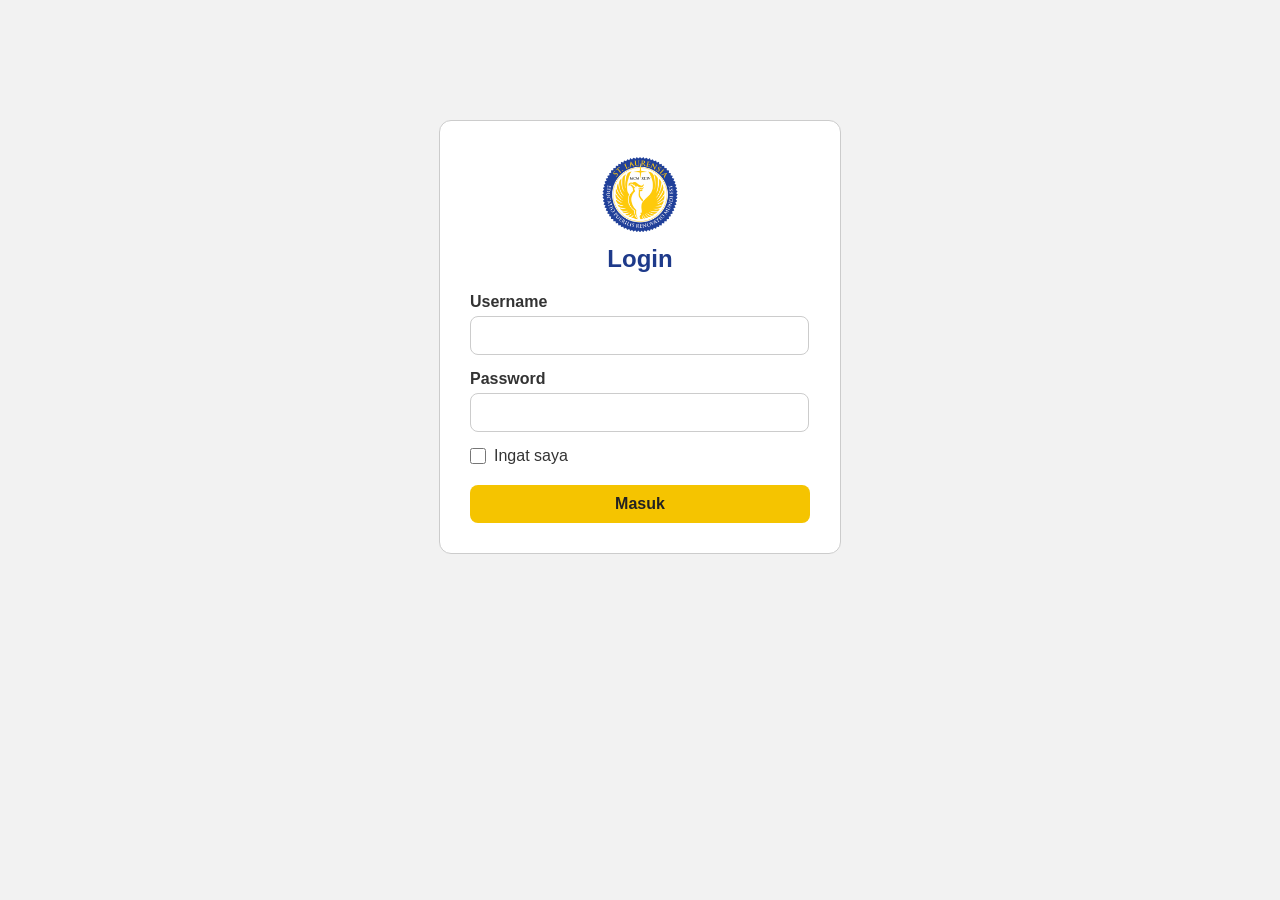
<file: index.html>
<!DOCTYPE html>
<html lang="id">
<head>
    <meta charset="UTF-8">
    <meta name="viewport" content="width=device-width, initial-scale=1.0">
    <title>Daftar Mata Pelajaran SMA Santa Laurensia</title>
    <link rel="icon" type="image/png" href="logo.png">
    <link rel="stylesheet" href="style.css">
</head>
<body>

    <section class="michelle-masuk">
        <div class="michelle-login">
            <img src="logo.png" alt="Logo SMA Santa Laurensia" width="80" height="84">
            <h2>Login</h2>
            <p>Username</p>
            <input type="text" id="michelle-username" name="username">
            <p>Password</p>
            <input type="password" id="michelle-password" name="password">
            <p class="michelle-ingat"><input type="checkbox" id="michelle-ingat" name="ingat">Ingat saya</p>
            <a class="michelle-tombol" href="beranda.html">Masuk</a>
        </div>
    </section>

</body>
</html>
</file>
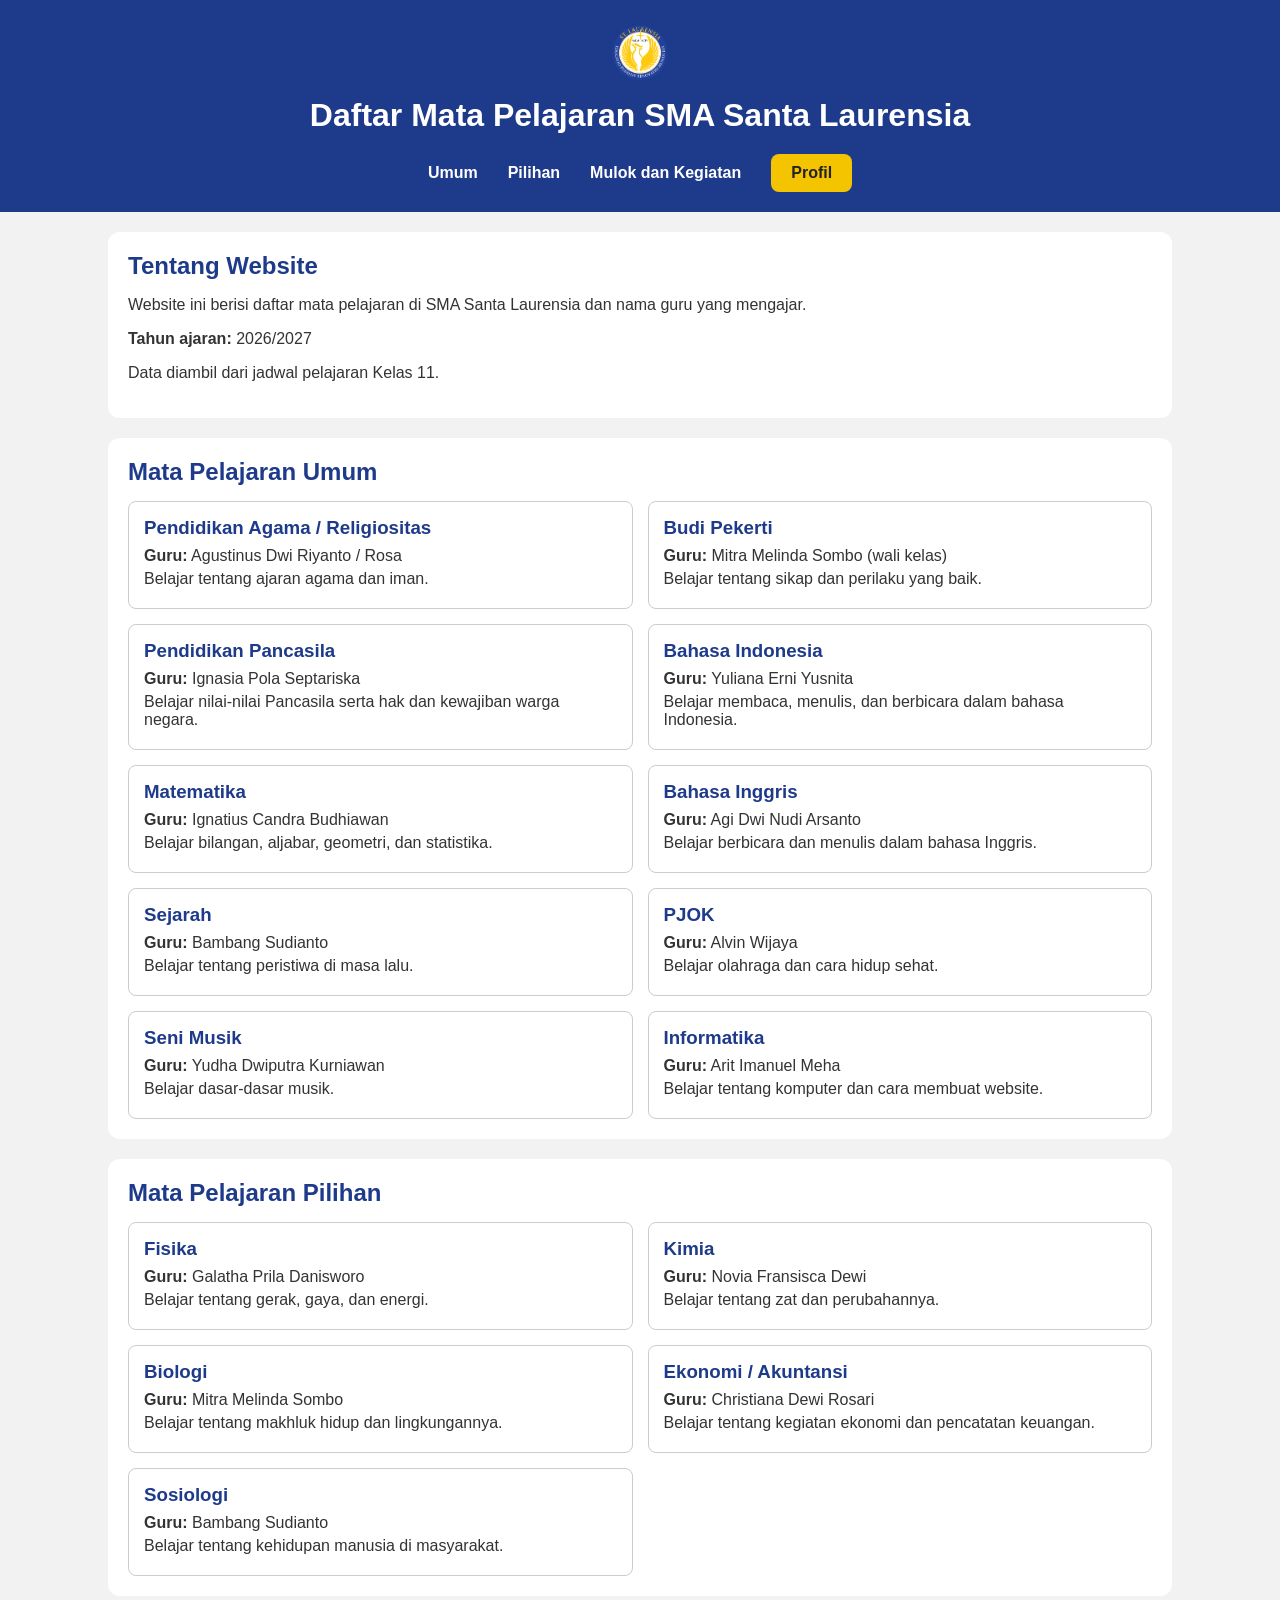
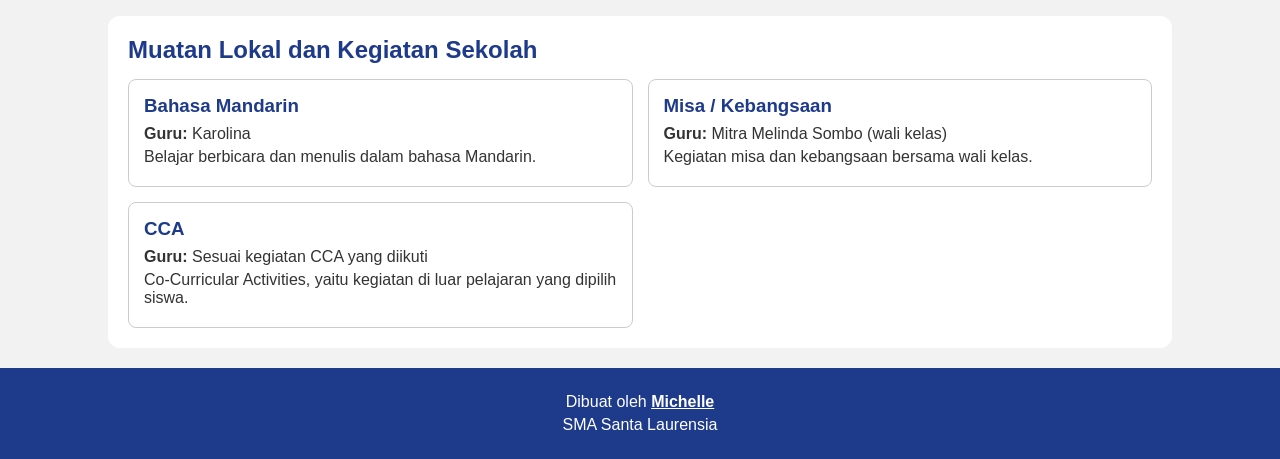
<file: beranda.html>
<!DOCTYPE html>
<html lang="id">
<head>
    <meta charset="UTF-8">
    <meta name="viewport" content="width=device-width, initial-scale=1.0">
    <title>Daftar Mata Pelajaran SMA Santa Laurensia</title>
    <link rel="icon" type="image/png" href="logo.png">
    <link rel="stylesheet" href="style.css">
</head>
<body>

    <header>
        <img src="logo.png" alt="Logo SMA Santa Laurensia" width="60" height="63">
        <h1>Daftar Mata Pelajaran SMA Santa Laurensia</h1>
        <nav>
            <a href="#michelle-umum">Umum</a>
            <a href="#michelle-pilihan">Pilihan</a>
            <a href="#michelle-kegiatan">Mulok dan Kegiatan</a>
            <a class="michelle-tombol" href="cv1.html">Profil</a>
        </nav>
    </header>

    <main>

        <section>
            <h2>Tentang Website</h2>
            <p>Website ini berisi daftar mata pelajaran di SMA Santa Laurensia dan nama guru yang mengajar.</p>
            <p><b>Tahun ajaran:</b> 2026/2027</p>
            <p>Data diambil dari jadwal pelajaran Kelas 11.</p>
        </section>

        <section id="michelle-umum">
            <h2>Mata Pelajaran Umum</h2>
            <div class="michelle-daftar">
                <div>
                    <h3>Pendidikan Agama / Religiositas</h3>
                    <p><b>Guru:</b> Agustinus Dwi Riyanto / Rosa</p>
                    <p>Belajar tentang ajaran agama dan iman.</p>
                </div>
                <div>
                    <h3>Budi Pekerti</h3>
                    <p><b>Guru:</b> Mitra Melinda Sombo (wali kelas)</p>
                    <p>Belajar tentang sikap dan perilaku yang baik.</p>
                </div>
                <div>
                    <h3>Pendidikan Pancasila</h3>
                    <p><b>Guru:</b> Ignasia Pola Septariska</p>
                    <p>Belajar nilai-nilai Pancasila serta hak dan kewajiban warga negara.</p>
                </div>
                <div>
                    <h3>Bahasa Indonesia</h3>
                    <p><b>Guru:</b> Yuliana Erni Yusnita</p>
                    <p>Belajar membaca, menulis, dan berbicara dalam bahasa Indonesia.</p>
                </div>
                <div>
                    <h3>Matematika</h3>
                    <p><b>Guru:</b> Ignatius Candra Budhiawan</p>
                    <p>Belajar bilangan, aljabar, geometri, dan statistika.</p>
                </div>
                <div>
                    <h3>Bahasa Inggris</h3>
                    <p><b>Guru:</b> Agi Dwi Nudi Arsanto</p>
                    <p>Belajar berbicara dan menulis dalam bahasa Inggris.</p>
                </div>
                <div>
                    <h3>Sejarah</h3>
                    <p><b>Guru:</b> Bambang Sudianto</p>
                    <p>Belajar tentang peristiwa di masa lalu.</p>
                </div>
                <div>
                    <h3>PJOK</h3>
                    <p><b>Guru:</b> Alvin Wijaya</p>
                    <p>Belajar olahraga dan cara hidup sehat.</p>
                </div>
                <div>
                    <h3>Seni Musik</h3>
                    <p><b>Guru:</b> Yudha Dwiputra Kurniawan</p>
                    <p>Belajar dasar-dasar musik.</p>
                </div>
                <div>
                    <h3>Informatika</h3>
                    <p><b>Guru:</b> Arit Imanuel Meha</p>
                    <p>Belajar tentang komputer dan cara membuat website.</p>
                </div>
            </div>
        </section>

        <section id="michelle-pilihan">
            <h2>Mata Pelajaran Pilihan</h2>
            <div class="michelle-daftar">
                <div>
                    <h3>Fisika</h3>
                    <p><b>Guru:</b> Galatha Prila Danisworo</p>
                    <p>Belajar tentang gerak, gaya, dan energi.</p>
                </div>
                <div>
                    <h3>Kimia</h3>
                    <p><b>Guru:</b> Novia Fransisca Dewi</p>
                    <p>Belajar tentang zat dan perubahannya.</p>
                </div>
                <div>
                    <h3>Biologi</h3>
                    <p><b>Guru:</b> Mitra Melinda Sombo</p>
                    <p>Belajar tentang makhluk hidup dan lingkungannya.</p>
                </div>
                <div>
                    <h3>Ekonomi / Akuntansi</h3>
                    <p><b>Guru:</b> Christiana Dewi Rosari</p>
                    <p>Belajar tentang kegiatan ekonomi dan pencatatan keuangan.</p>
                </div>
                <div>
                    <h3>Sosiologi</h3>
                    <p><b>Guru:</b> Bambang Sudianto</p>
                    <p>Belajar tentang kehidupan manusia di masyarakat.</p>
                </div>
            </div>
        </section>

        <section id="michelle-kegiatan">
            <h2>Muatan Lokal dan Kegiatan Sekolah</h2>
            <div class="michelle-daftar">
                <div>
                    <h3>Bahasa Mandarin</h3>
                    <p><b>Guru:</b> Karolina</p>
                    <p>Belajar berbicara dan menulis dalam bahasa Mandarin.</p>
                </div>
                <div>
                    <h3>Misa / Kebangsaan</h3>
                    <p><b>Guru:</b> Mitra Melinda Sombo (wali kelas)</p>
                    <p>Kegiatan misa dan kebangsaan bersama wali kelas.</p>
                </div>
                <div>
                    <h3>CCA</h3>
                    <p><b>Guru:</b> Sesuai kegiatan CCA yang diikuti</p>
                    <p>Co-Curricular Activities, yaitu kegiatan di luar pelajaran yang dipilih siswa.</p>
                </div>
            </div>
        </section>

    </main>

    <footer>
        <p>Dibuat oleh <a href="cv1.html">Michelle</a></p>
        <p>SMA Santa Laurensia</p>
    </footer>

</body>
</html>
</file>
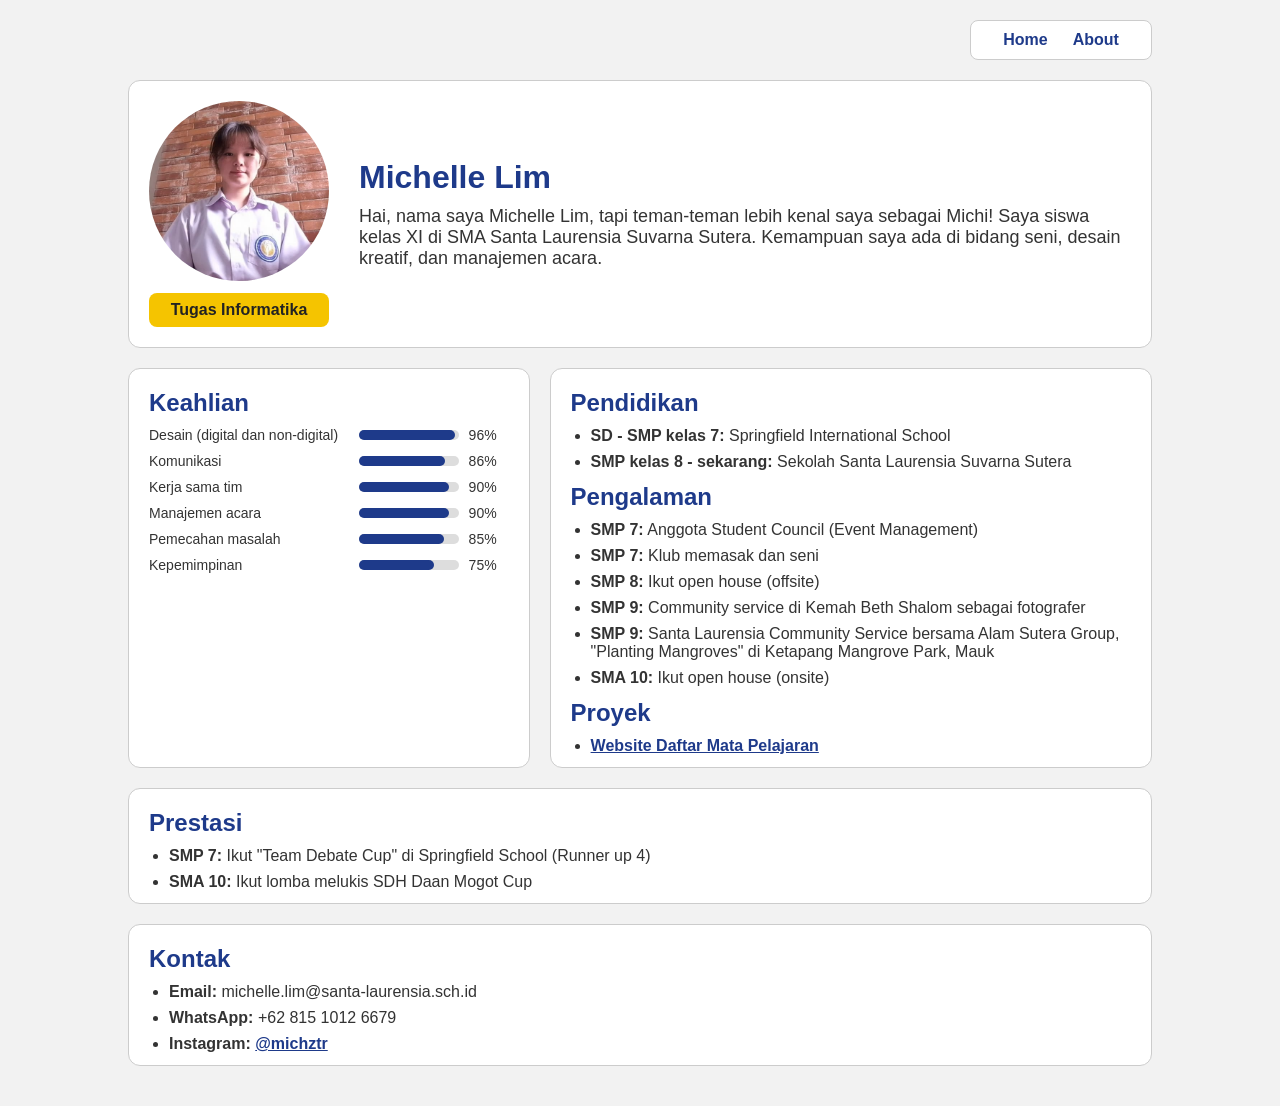
<file: cv1.html>
<!DOCTYPE html>
<html lang="id">
<head>
    <meta charset="UTF-8">
    <meta name="viewport" content="width=device-width, initial-scale=1.0">
    <title>CV Michelle Lim</title>
    <link rel="icon" type="image/png" href="logo.png">
    <link rel="stylesheet" href="cv1.css">
</head>
<body>

    <nav>
        <a href="index.html">Home</a>
        <a href="#michelle-about">About</a>
    </nav>

    <header id="michelle-about">
        <div>
            <a href="index.html"><img class="michelle-foto" src="foto-michelle.jpg" alt="Foto Michelle Lim" width="180" height="180"></a>
            <a class="michelle-tombol" href="index.html">Tugas Informatika</a>
        </div>
        <div>
            <h1>Michelle Lim</h1>
            <p>Hai, nama saya Michelle Lim, tapi teman-teman lebih kenal saya sebagai Michi! Saya siswa kelas XI di SMA Santa Laurensia Suvarna Sutera. Kemampuan saya ada di bidang seni, desain kreatif, dan manajemen acara.</p>
        </div>
    </header>

    <div class="michelle-baris">
        <section>
            <h2>Keahlian</h2>
            <div class="michelle-skill">
                <p>Desain (digital dan non-digital)</p>
                <div class="michelle-bar"><div class="michelle-96"></div></div>
                <p>96%</p>
                <p>Komunikasi</p>
                <div class="michelle-bar"><div class="michelle-86"></div></div>
                <p>86%</p>
                <p>Kerja sama tim</p>
                <div class="michelle-bar"><div class="michelle-90"></div></div>
                <p>90%</p>
                <p>Manajemen acara</p>
                <div class="michelle-bar"><div class="michelle-90"></div></div>
                <p>90%</p>
                <p>Pemecahan masalah</p>
                <div class="michelle-bar"><div class="michelle-85"></div></div>
                <p>85%</p>
                <p>Kepemimpinan</p>
                <div class="michelle-bar"><div class="michelle-75"></div></div>
                <p>75%</p>
            </div>
        </section>

        <section>
            <h2>Pendidikan</h2>
            <ul>
                <li><b>SD - SMP kelas 7:</b> Springfield International School</li>
                <li><b>SMP kelas 8 - sekarang:</b> Sekolah Santa Laurensia Suvarna Sutera</li>
            </ul>

            <h2>Pengalaman</h2>
            <ul>
                <li><b>SMP 7:</b> Anggota Student Council (Event Management)</li>
                <li><b>SMP 7:</b> Klub memasak dan seni</li>
                <li><b>SMP 8:</b> Ikut open house (offsite)</li>
                <li><b>SMP 9:</b> Community service di Kemah Beth Shalom sebagai fotografer</li>
                <li><b>SMP 9:</b> Santa Laurensia Community Service bersama Alam Sutera Group, "Planting Mangroves" di Ketapang Mangrove Park, Mauk</li>
                <li><b>SMA 10:</b> Ikut open house (onsite)</li>
            </ul>

            <h2>Proyek</h2>
            <ul>
                <li><a href="index.html">Website Daftar Mata Pelajaran</a></li>
            </ul>
        </section>
    </div>

    <section>
        <h2>Prestasi</h2>
        <ul>
            <li><b>SMP 7:</b> Ikut "Team Debate Cup" di Springfield School (Runner up 4)</li>
            <li><b>SMA 10:</b> Ikut lomba melukis SDH Daan Mogot Cup</li>
        </ul>
    </section>

    <section>
        <h2>Kontak</h2>
        <ul>
            <li><b>Email:</b> michelle.lim@santa-laurensia.sch.id</li>
            <li><b>WhatsApp:</b> +62 815 1012 6679</li>
            <li><b>Instagram:</b> <a href="https://www.instagram.com/michztr/">@michztr</a></li>
        </ul>
    </section>

</body>
</html>
</file>
<file: style.css>
body {
    margin: 0;
    font-family: Arial, sans-serif;
    background-color: #f2f2f2;
    color: #333333;
}

header, footer {
    background-color: #1e3a8a;
    color: white;
    text-align: center;
    padding: 20px;
}

header h1 {
    font-size: 32px;
    margin: 10px 0 20px 0;
}

nav {
    display: flex;
    justify-content: center;
    align-items: center;
    gap: 30px;
}

nav a {
    color: white;
    font-weight: bold;
    text-decoration: none;
}

nav a:hover {
    color: #f5c400;
}

.michelle-tombol {
    display: block;
    background-color: #f5c400;
    color: #222222;
    font-weight: bold;
    text-align: center;
    text-decoration: none;
    padding: 10px 20px;
    border-radius: 8px;
}

.michelle-tombol:hover {
    background-color: #dba800;
    color: #222222;
}

main section {
    background-color: white;
    width: 80%;
    margin: 20px auto;
    padding: 20px;
    border-radius: 12px;
}

section h2 {
    color: #1e3a8a;
    margin: 0 0 15px 0;
}

.michelle-daftar {
    display: grid;
    grid-template-columns: 1fr 1fr;
    gap: 15px;
}

.michelle-daftar div {
    border: 1px solid #cccccc;
    border-radius: 8px;
    padding: 15px;
}

.michelle-daftar h3 {
    color: #1e3a8a;
    margin: 0 0 8px 0;
}

.michelle-daftar p {
    margin: 5px 0;
}

footer p {
    margin: 5px 0;
}

footer a {
    color: white;
    font-weight: bold;
}

.michelle-masuk {
    padding: 120px 0;
}

.michelle-login {
    background-color: white;
    width: 340px;
    margin: 0 auto;
    padding: 30px;
    border: 1px solid #cccccc;
    border-radius: 12px;
}

.michelle-login img {
    display: block;
    margin: 0 auto;
}

.michelle-login h2 {
    text-align: center;
    margin: 10px 0 20px 0;
}

.michelle-login p {
    font-weight: bold;
    margin: 15px 0 5px 0;
}

.michelle-login input {
    width: 93%;
    padding: 10px 3%;
    border: 1px solid #cccccc;
    border-radius: 8px;
    font-size: 15px;
}

.michelle-login .michelle-ingat {
    display: flex;
    align-items: center;
    gap: 8px;
    font-weight: normal;
    margin: 15px 0 20px 0;
}

.michelle-ingat input {
    width: 16px;
    height: 16px;
    margin: 0;
    padding: 0;
}

@media (max-width: 700px) {
    header h1 {
        font-size: 24px;
    }

    nav {
        display: grid;
        gap: 12px;
    }

    .michelle-daftar {
        grid-template-columns: 1fr;
    }

    .michelle-masuk {
        padding: 60px 0;
    }

    .michelle-login {
        width: 75%;
    }
}
</file>
<file: cv1.css>
body {
    width: 80%;
    margin: 0 auto;
    padding: 0 0 20px 0;
    font-family: Arial, sans-serif;
    background-color: #f2f2f2;
    color: #333333;
}

nav {
    display: flex;
    justify-content: center;
    gap: 25px;
    width: 160px;
    margin: 20px 0 20px auto;
    padding: 10px;
    background-color: white;
    border: 1px solid #cccccc;
    border-radius: 8px;
}

nav a {
    color: #1e3a8a;
    font-weight: bold;
    text-decoration: none;
}

nav a:hover {
    text-decoration: underline;
}

header, section {
    background-color: white;
    border: 1px solid #cccccc;
    border-radius: 12px;
    margin: 0 0 20px 0;
}

section {
    padding: 20px 20px 0 20px;
}

header {
    padding: 20px;
    display: grid;
    grid-template-columns: 180px 1fr;
    gap: 30px;
    align-items: center;
}

header p {
    font-size: 18px;
    margin: 0;
}

h1 {
    color: #1e3a8a;
    font-size: 32px;
    margin: 0 0 10px 0;
}

h2 {
    color: #1e3a8a;
    margin: 0 0 10px 0;
}

.michelle-foto {
    display: block;
    width: 180px;
    height: 180px;
    border-radius: 50%;
    object-fit: cover;
}

.michelle-tombol {
    display: block;
    background-color: #f5c400;
    color: #222222;
    font-weight: bold;
    text-align: center;
    text-decoration: none;
    margin: 12px 0 0 0;
    padding: 8px;
    border-radius: 8px;
}

.michelle-tombol:hover {
    background-color: #dba800;
}

.michelle-baris {
    display: grid;
    grid-template-columns: 2fr 3fr;
    gap: 20px;
}

.michelle-skill {
    display: grid;
    grid-template-columns: 1fr 100px 40px;
    gap: 10px;
    align-items: center;
    margin: 0 0 20px 0;
}

.michelle-skill p {
    margin: 0;
    font-size: 14px;
}

.michelle-bar {
    height: 10px;
    background-color: #dddddd;
    border-radius: 5px;
}

.michelle-bar div {
    height: 10px;
    background-color: #1e3a8a;
    border-radius: 5px;
}

.michelle-96 {
    width: 96%;
}

.michelle-90 {
    width: 90%;
}

.michelle-86 {
    width: 86%;
}

.michelle-85 {
    width: 85%;
}

.michelle-75 {
    width: 75%;
}

ul {
    margin: 0 0 12px 0;
    padding: 0 0 0 20px;
}

li {
    margin: 0 0 8px 0;
}

section a {
    color: #1e3a8a;
    font-weight: bold;
}

@media (max-width: 700px) {
    body {
        width: 90%;
    }

    header {
        grid-template-columns: 1fr;
        gap: 15px;
        text-align: center;
    }

    .michelle-foto {
        width: 150px;
        height: 150px;
        margin: 0 auto;
    }

    .michelle-tombol {
        width: 160px;
        margin: 12px auto 0 auto;
    }

    h1 {
        font-size: 26px;
    }

    .michelle-baris {
        grid-template-columns: 1fr;
        gap: 0;
    }
}
</file>
